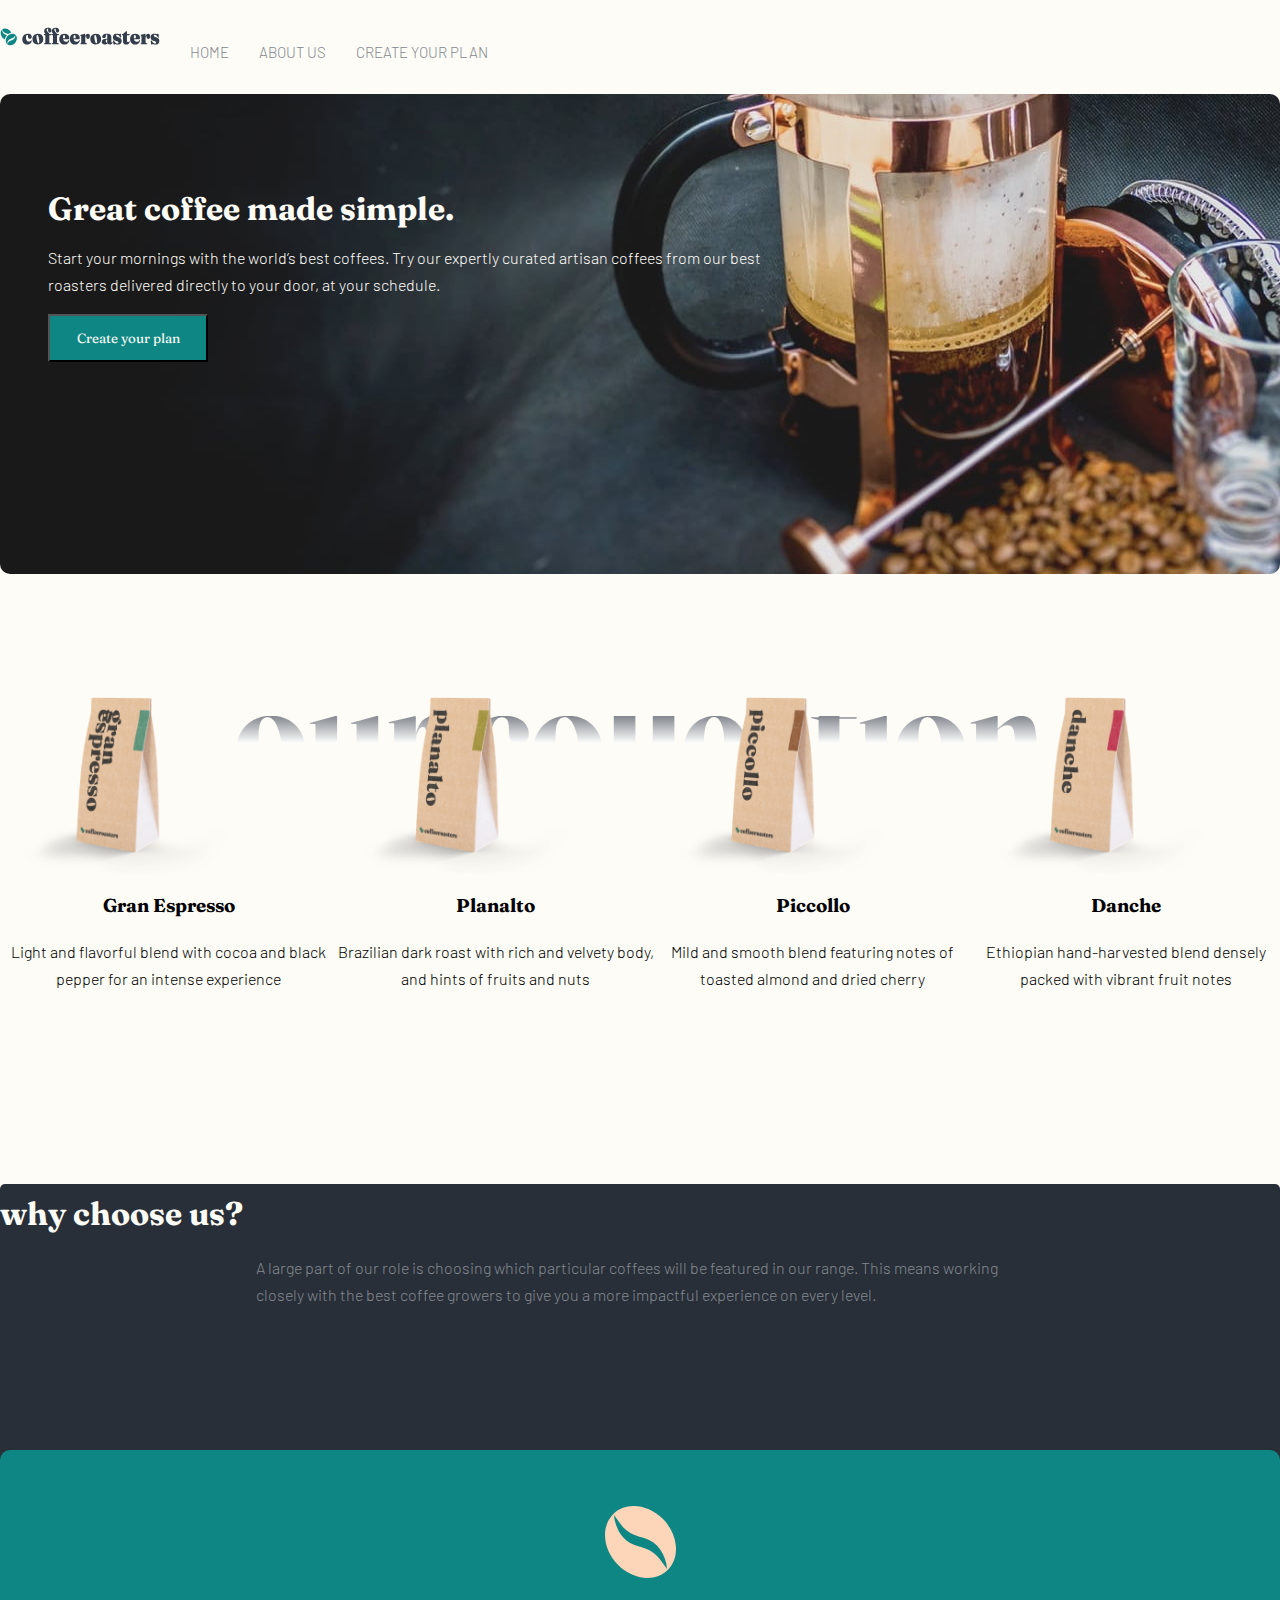
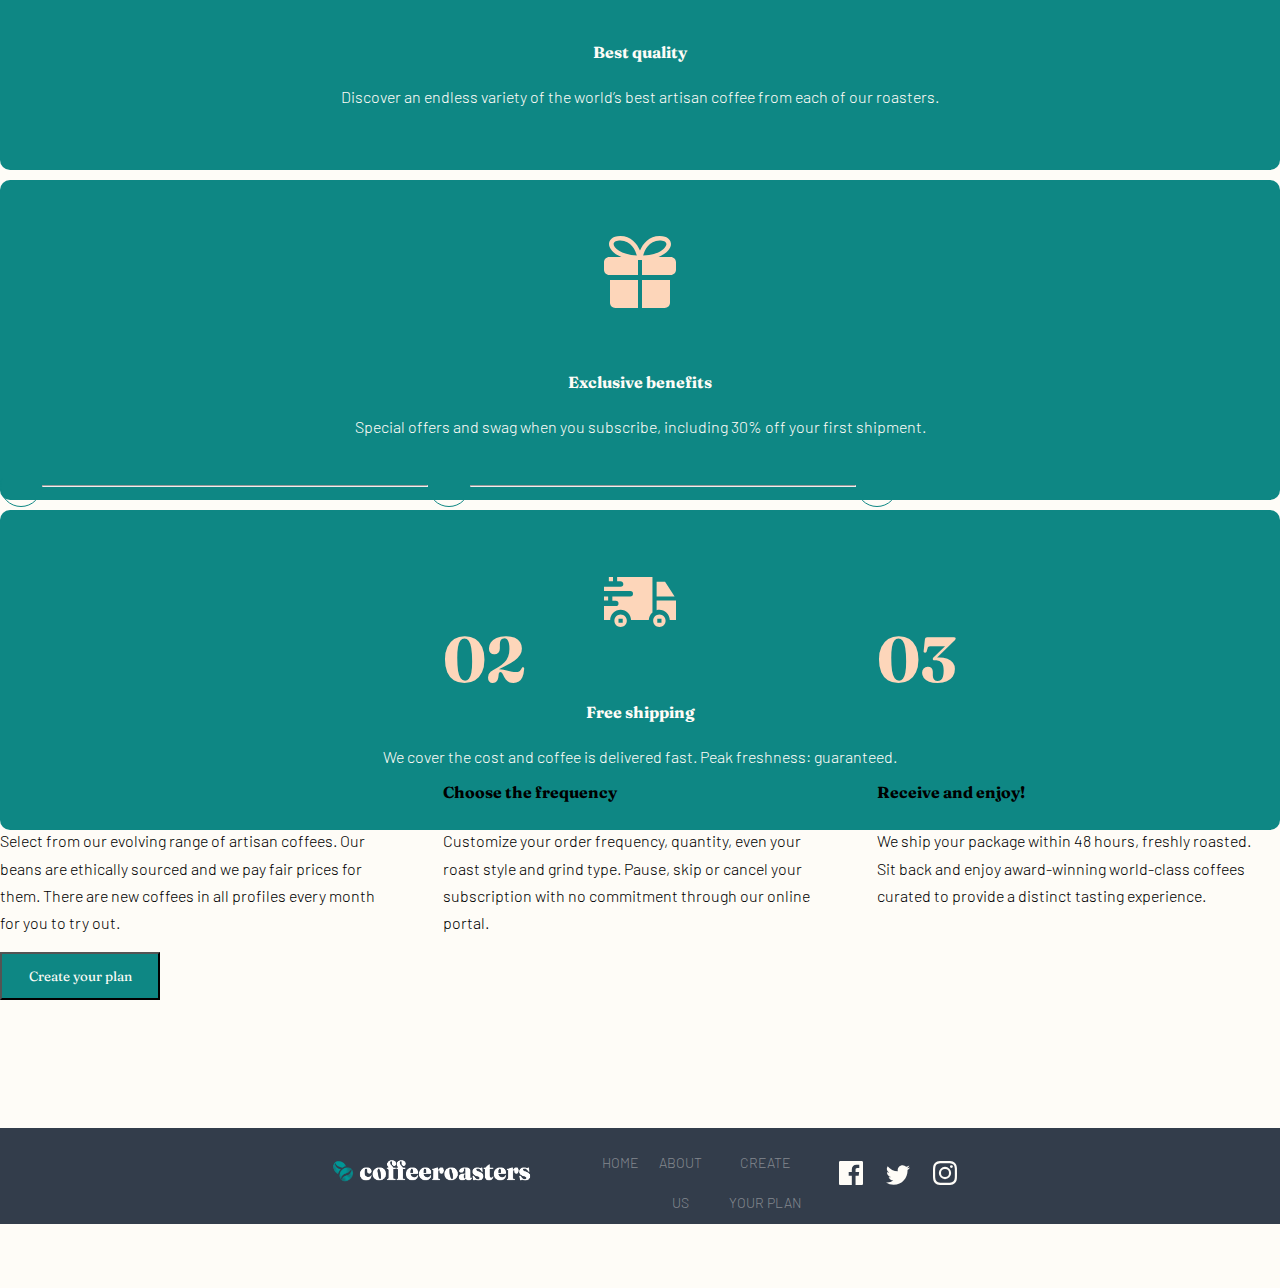
<file: index.html>
<!DOCTYPE html>
<html lang="en">
<head>
  <meta charset="UTF-8">
  <meta name="viewport" content="width=device-width, initial-scale=1.0">

  <link rel="icon" type="image/png" sizes="32x32" href="./assets/favicon-32x32.png">
  <link rel="stylesheet" href="https://cdn.jsdelivr.net/npm/bootstrap@4.6.0/dist/css/bootstrap.min.css" integrity="sha384-B0vP5xmATw1+K9KRQjQERJvTumQW0nPEzvF6L/Z6nronJ3oUOFUFpCjEUQouq2+l" crossorigin="anonymous">
  <link rel="stylesheet" href="css/main.css">
  
  <title>Frontend Mentor | Coffeeroasters subscription site</title>

  <link rel="preconnect" href="https://fonts.gstatic.com">
  <link href="https://fonts.googleapis.com/css2?family=Barlow:wght@100;200;400&family=Fraunces:wght@300;400;700&display=swap" rel="stylesheet"> 
</head>
<body>
  <!-- Header / Nav Container -->
  <div class="container">
    <div class="row header">

      <div class="col-6 col-md-5 logo-container">
        <a href="index.html"><img class="header-logo" src="assets/shared/desktop/logo.svg"></a>
      </div>

      <div class="col-6 col-md-7 menu-container">
        <ul class="menu">
          <li><a class="menuLink" href="#">Home</a></li>
          <li><a class="menuLink" href="about.html">About us</a></li>
          <li><a class="menuLink" href="plan.html">Create your plan</a></li>
        </ul>
        <button class="ham">
          <span class="menuIcon"><img src="/assets/shared/mobile/icon-hamburger.svg"></span>
          <span class="xIcon"><img src="/assets/shared/mobile/icon-close.svg"></span>
        </button>
      </div>

    </div>
  </div>

  <!-- Container 1 -->
  <div class="container">
    <div class="row hero-container">
      <div class="col-12 col-md-11 ">
        <div class="hero-content">
          <h1 class="mb-4">Great coffee made simple.</h1>
          <p class="mb-5">Start your mornings with the world’s best coffees. Try our expertly curated artisan 
            coffees from our best roasters delivered directly to your door, at your schedule.</p>
          <button class="btn">Create your plan</button>
        </div>
      </div>

    </div>
  </div>

  <!-- Container 2 -->
  <div class="container">
    <div class="row row-2">
      <h2 class="container-2-header">Our collection</h2>

      <div class="flex-container">
        <!-- Bean Type 1 -->
        <div class="col-12 col-lg-3 bean-content">
          <div class="flex-item-1">
            <img class="row-2-img" src="/assets/home/desktop/image-gran-espresso.png">
          </div>
        
          <div class="flex-item-2">
            <h3  class="mb-3">Gran Espresso</h3>
            <p>Light and flavorful blend with cocoa and black pepper for an intense experience</p>
          </div>
        </div>

        <!-- Bean Type 2 -->
        <div class="col-12 col-lg-3 bean-content">
          <div class="flex-item-1">
            <img class="row-2-img" src="/assets/home/desktop/image-planalto.png">
          </div>
        
          <div class="flex-item-2">
            <h3 class="mb-3">Planalto</h3>
            <p>Brazilian dark roast with rich and velvety body, and hints of fruits and nuts</p>
          </div>
        </div>
        
        <!-- Bean Type 3 -->
        <div class="col-12 col-lg-3 bean-content">
          <div class="flex-item-1">
            <img class="row-2-img" src="/assets/home/desktop/image-piccollo.png">
          </div>
          
          <div class="flex-item-2">
            <h3 class="mb-3">Piccollo</h3>
            <p>Mild and smooth blend featuring notes of toasted almond and dried cherry</p>
          </div>
        </div>
        
        <!-- Bean Type 4 -->
        <div class="col-12 col-lg-3 bean-content">
          <div class="flex-item-1">
            <img class="row-2-img" src="/assets/home/desktop/image-danche.png">
          </div>

          <div class="flex-item-2">
            <h3 class="mb-3">Danche</h3>
            <p>Ethiopian hand-harvested blend densely packed with vibrant fruit notes</p>
          </div>
        </div>
      </div>

    </div>
  </div>

  <!-- Container 3 / Card Container-->
  <div class="container">
    <div class="row text-center row-3">
      <div class="col-12 row-3-content-container pt-5">
        <h2 class="row-3-header pb-3">Why choose us?</h2>
        <p class="pt-md-3 row-3-para">A large part of our role is choosing which particular coffees will be featured 
          in our range. This means working closely with the best coffee growers to give 
          you a more impactful experience on every level.</p>
      </div>
    </div>
  </div>

  <!-- Container 4 -->
  <div class="container">
    <div class="row row-4">
      <div class="col-12 col-lg-4">
        <div class="card card-1">

          <div class="card-img-container card-content">
            <img src="assets/home/desktop/icon-coffee-bean.svg">
          </div>

          <div class="card-content">
            <h4 class="pt-2">Best quality</h4>
            <p class="pt-2">Discover an endless variety of the world’s best artisan coffee from each of our roasters.</p>
          </div>
        </div>

      </div>

      <div class="col-12 col-lg-4">
        <div class="card card-2">

          <div class="card-img-container card-content">
            <img src="assets/home/desktop/icon-gift.svg">
          </div>

          <div class="card-content">
            <h4 class="pt-3">Exclusive benefits</h4>
            <p class="pt-2">Special offers and swag when you subscribe, including 30% off your first shipment.</p>
          </div>

        </div>
      </div>

      <div class="col-12 col-lg-4">
        <div class="card card-3">

          <div class="card-img-container card-content">
            <img src="assets/home/desktop/icon-truck.svg">
          </div>

          <div class="card-content flex-column">
            <h4 class="pt-3">Free shipping</h4>
            <p class="pt-2">We cover the cost and coffee is delivered fast. Peak freshness: guaranteed.</p>
          </div>

        </div>
      </div>
    </div>
  </div>

  <!-- Container 5 -->
  <div class="container container-5">
    <div class="row text-center text-md-left row-5">

      <div class="col-12 row-5-header">
        <h3 class="pb-5">How it works</h3>
      </div>
      <div class="col-md-12">
        <div class="icon-container">
          <div class="circle"></div>
          <hr>
          <div class="circle"></div>
          <hr>
          <div class="circle"></div>
        </div>
      </div>
      <div class="col-12">
        <div class="row-5-flex-container">
          <div class="row-5-flex-item">
            <p class="number">01</p>
            <h4 class="pb-3 w-20">Pick your coffee</h4>
            <p class="w-80">Select from our evolving range of artisan coffees. Our beans are ethically 
              sourced and we pay fair prices for them. There are new coffees in all profiles 
              every month for you to try out.</p>

          </div>
          <div class="row-5-flex-item item-2">
            <p class="number">02</p>
            <h4 class="pb-3">Choose the frequency</h4>
            <p class="w-80">Customize your order frequency, quantity, even your roast style and grind type. 
              Pause, skip or cancel your subscription with no commitment through our online portal.</p>
            
          </div>
          <div class="row-5-flex-item item-3">
            <p class="number">03</p>
            <h4 class="pb-3">Receive and enjoy!</h4>
            <p class="w-80">We ship your package within 48 hours, freshly roasted. Sit back and enjoy award-winning 
              world-class coffees curated to provide a distinct tasting experience.</p>
            
          </div>
          
        </div>
        <div class="col-12 footer-btn-container">
          <button class="btn mt-3"><a href="/plan.html" id="plan-btn">Create your plan</a></button>
        </div>
      </div>

    </div>
  </div>

  <!-- Footer -->
  <div class="container">
    <div class="row footer">
      <div class="col-12 col-lg-3 footer-logo-container">
        <a href="index.html"><img class="footer-logo" src="/assets/shared/desktop/logo-white.png"></a>
    </div>
    <div class="col-12 col-lg-6 text-decoration-none">
      <ul class="footer-nav">
        <li><a href="#">Home</a></li>
        <li><a href="/about.html">About us</a></li>
        <li><a href="/plan.html">Create your plan</a></li>
      </ul>
    </div>
    <div class="col-12 col-lg-3 text-center text-lg-right">
        <div class="icon-flex-container">
          <img class="icon" src="assets/shared/desktop/icon-facebook.svg">
          <img class="icon" src="assets/shared/desktop/icon-twitter.svg">
          <img class="icon" src="assets/shared/desktop/icon-instagram.svg">
        </div>
      </div>
  </div>

  <script src="https://code.jquery.com/jquery-3.5.1.slim.min.js" integrity="sha384-DfXdz2htPH0lsSSs5nCTpuj/zy4C+OGpamoFVy38MVBnE+IbbVYUew+OrCXaRkfj" crossorigin="anonymous"></script>
  <script src="https://cdn.jsdelivr.net/npm/bootstrap@4.6.0/dist/js/bootstrap.bundle.min.js" integrity="sha384-Piv4xVNRyMGpqkS2by6br4gNJ7DXjqk09RmUpJ8jgGtD7zP9yug3goQfGII0yAns" crossorigin="anonymous"></script>
  <script src="js/main.js"></script>
</body>
</html>
</file>
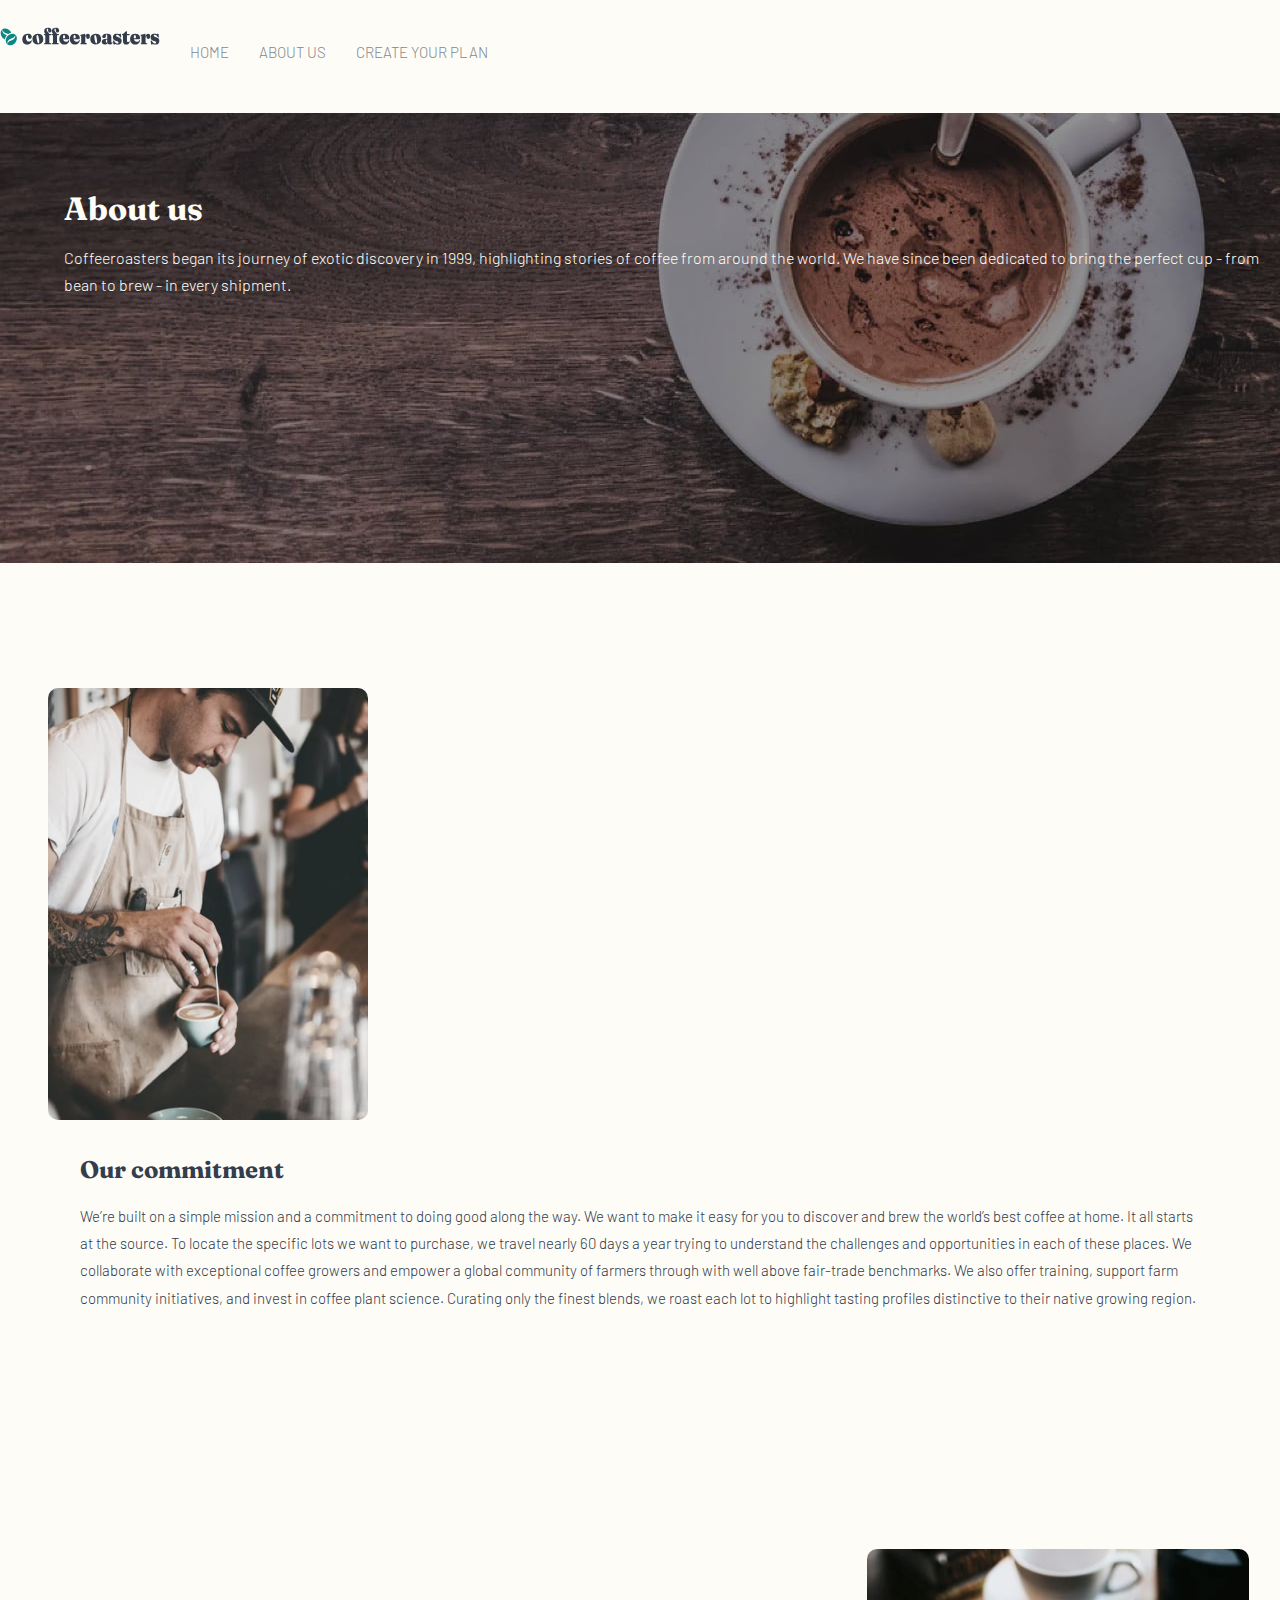
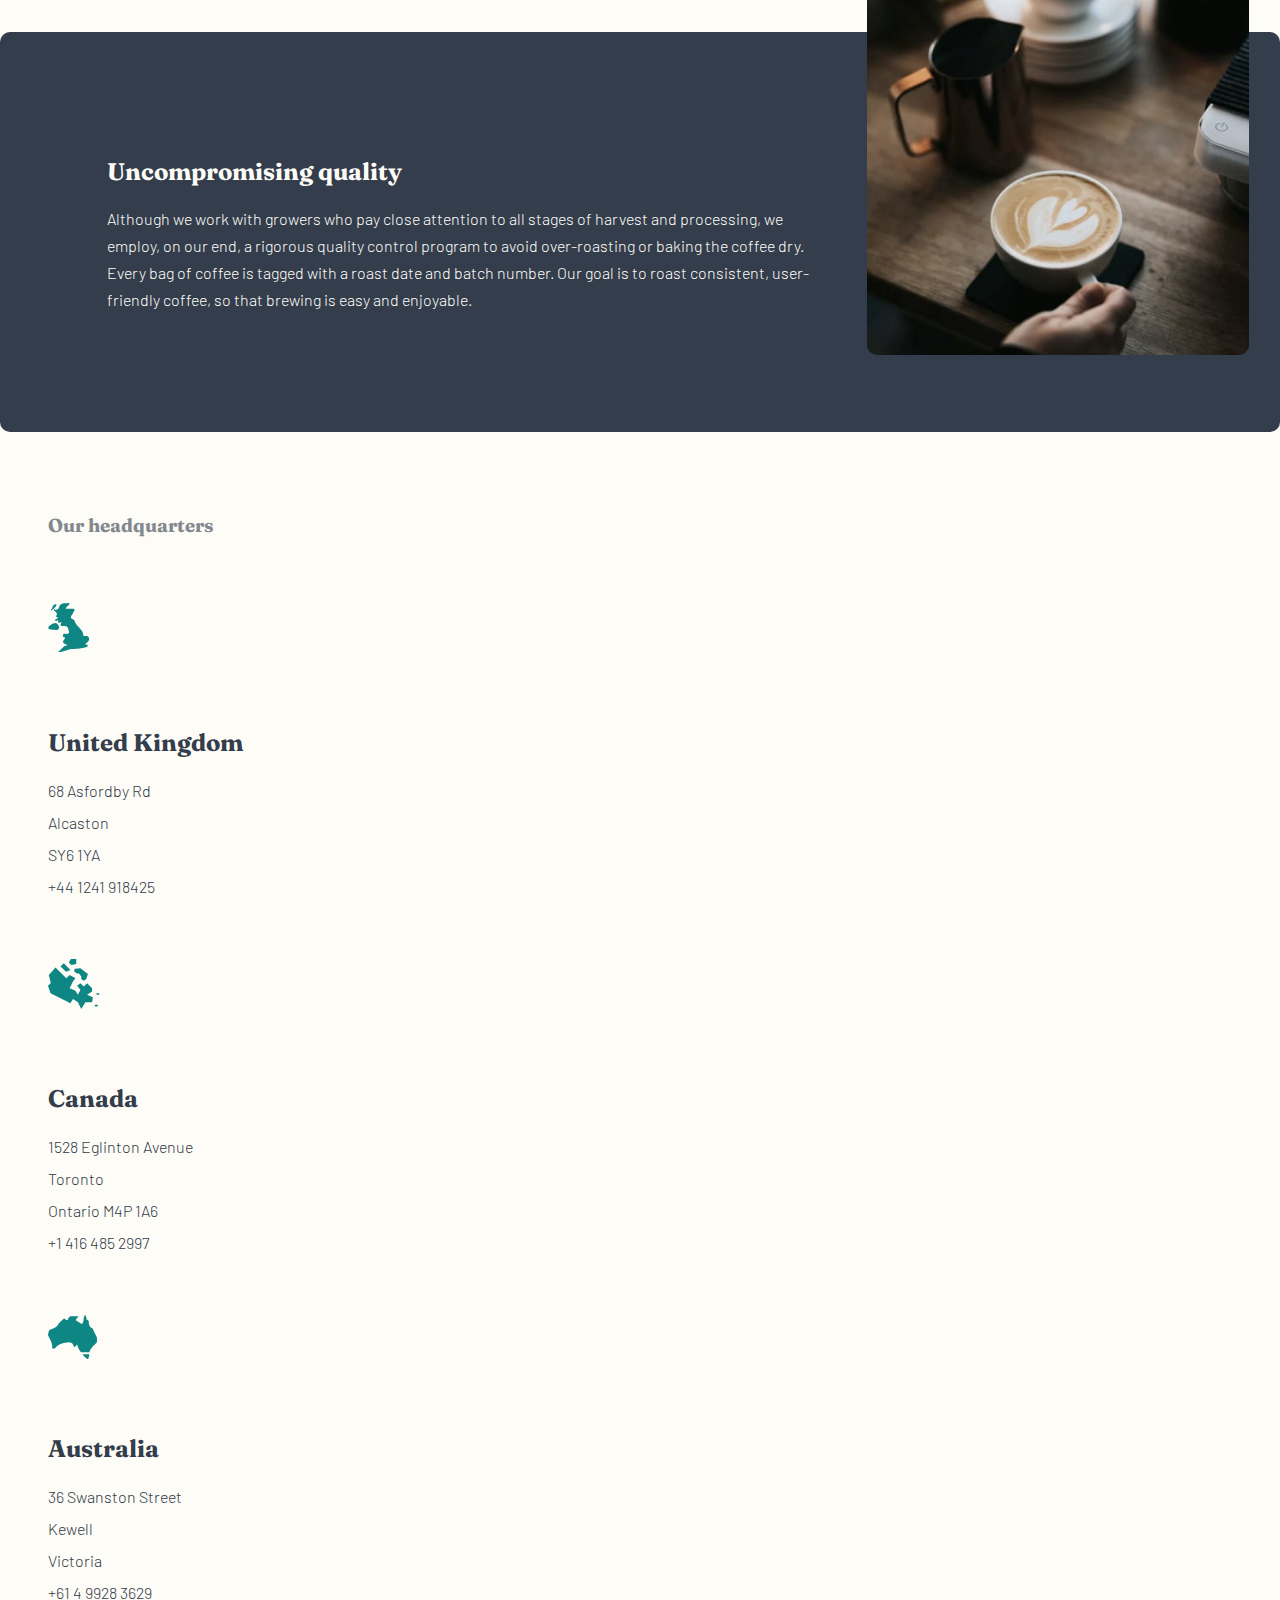
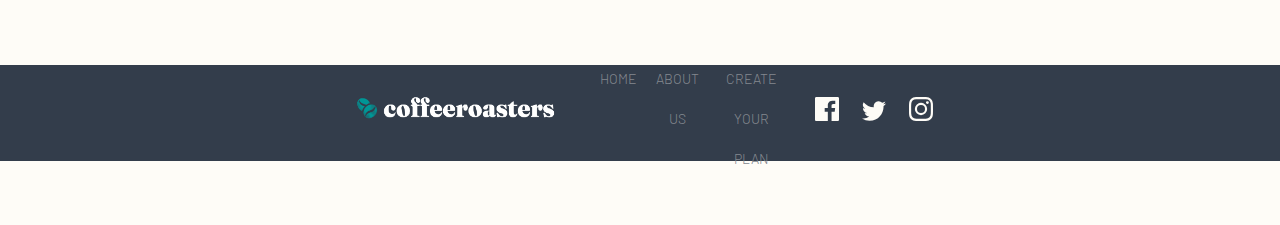
<file: about.html>
<!DOCTYPE html>
<html lang="en">

<head>
  <meta charset="UTF-8">
  <meta name="viewport" content="width=device-width, initial-scale=1.0">

  <link rel="icon" type="image/png" sizes="32x32" href="./assets/favicon-32x32.png">
  <link rel="stylesheet" href="https://cdn.jsdelivr.net/npm/bootstrap@4.6.0/dist/css/bootstrap.min.css" integrity="sha384-B0vP5xmATw1+K9KRQjQERJvTumQW0nPEzvF6L/Z6nronJ3oUOFUFpCjEUQouq2+l" crossorigin="anonymous">
  <link rel="stylesheet" href="css/about.css">

  <title>Frontend Mentor | Coffeeroasters subscription site</title>

  <link rel="preconnect" href="https://fonts.gstatic.com">
  <link href="https://fonts.googleapis.com/css2?family=Barlow:wght@100;200;400&family=Fraunces:wght@300;400;700&display=swap" rel="stylesheet">  
</head>

<body>
  <div class="container">
    <div class="row header">

      <div class="col-5 logo-container">
        <a href="index.html"><img class="header-logo" src="assets/shared/desktop/logo.svg"></a>
      </div>

      <div class="col-7 menu-container">
        <ul class="menu">
          <li><a class="menuLink" href="/index.html">Home</a></li>
          <li><a class="menuLink" href="#">About Us</a></li>
          <li><a class="menuLink" href="/plan.html">Create your plan</a></li>
        </ul>
        <button class="ham">
          <span class="menuIcon"><img src="/assets/shared/mobile/icon-hamburger.svg"></span>
          <span class="xIcon"><img src="/assets/shared/mobile/icon-close.svg"></span>
        </button>
      </div>

    </div>
  </div>

  <!-- Container 1 -->
  <div class="container">
    <div class="row row-1">
      <div class="col-12 col-md-8 col-lg-5 text-center text-md-left container-1-content">
        <h1 class="mb-lg-3">About us</h1>
        <p>Coffeeroasters began its journey of exotic discovery in 1999, highlighting stories of 
        coffee from around the world. We have since been dedicated to bring the perfect cup - from 
        bean to brew - in every shipment.</p>
      </div>
    </div>
  </div>

  <!-- Container 2 -->
  <div class="container">
    <div class="row row-2">
      <div class="col-12 col-md-5">
        <img class="container-2-img-mob" src="assets/about/mobile/image-commitment.jpg">
        <img class="container-2-img-tab" src="assets/about/tablet/image-commitment.jpg">
        <img class="container-2-img-desk" src="assets/about/desktop/image-commitment.jpg">
      </div>
      <div class="col-12 col-md-7 text-center text-md-left mt-2">
        <div class="container-2-content">
          <h2 class="mb-3">Our commitment</h2>
          <p class="mb-6">We’re built on a simple mission and a commitment to doing good along the way. We want to 
            make it easy for you to discover and brew the world’s best coffee at home. It all starts 
            at the source. To locate the specific lots we want to purchase, we travel nearly 60 days 
            a year trying to understand the challenges and opportunities in each of these places.
            We collaborate with exceptional coffee growers and empower a global community of farmers 
            through with well above fair-trade benchmarks. We also offer training, support farm community 
            initiatives, and invest in coffee plant science. Curating only the finest blends, we roast 
            each lot to highlight tasting profiles distinctive to their native growing region.</p>
        </div>
      </div>
    </div>
  </div>

  <!-- Container 3 -->
  <div class="container">
    <div class="flex-container">
      <div class="flex-item-1">
        <img class="flex-img" src="assets/about/mobile/image-quality.jpg">
        <img class="flex-img-tab" src="assets/about/tablet/image-quality.jpg">
        <img class="flex-img-desk" src="/assets/about/desktop/image-quality.jpg">
      </div>
      <div class="flex-item-2 pl-lg-5">
        <h2 class="mb-4">Uncompromising quality</h2>
        <p>Although we work with growers who pay close attention to all stages of harvest and processing, 
          we employ, on our end, a rigorous quality control program to avoid over-roasting or baking the 
          coffee dry. Every bag of coffee is tagged with a roast date and batch number. Our goal is to roast 
          consistent, user-friendly coffee, so that brewing is easy and enjoyable.</p>
      </div>
    </div>
  </div>

  <!-- Container 4 -->
  <div class="container">
    <div class="row row-4 text-center text-md-left">
      <h3 class="container-4-header">Our headquarters</h3>
      <div class="d-flex flex-column flex-md-row ">
        
        <div class="container-4-item">
          <div class="container-4-img">
            <img src="assets/about/desktop/illustration-uk.svg">
          </div>
          <h4 class="country">United Kingdom</h4>
          <p>68 Asfordby Rd</p>
          <p>Alcaston</p>
          <p>SY6 1YA</p>
          <p>+44 1241 918425</p>
        </div>

        <div class="container-4-item">
          <div class="container-4-img">
            <img src="assets/about/desktop/illustration-canada.svg">
          </div>
          <h4 class="country">Canada</h4>
          <p>1528 Eglinton Avenue</p>
          <p>Toronto</p>
          <p>Ontario M4P 1A6</p>
          <p>+1 416 485 2997</p>
        </div>

        <div class="container-4-item">
          <div class="container-4-img">
            <img src="assets/about/desktop/illustration-australia.svg">
          </div>
          <h4 class="country">Australia</h4>
          <p>36 Swanston Street</p>
          <p>Kewell</p>
          <p>Victoria</p>
          <p>+61 4 9928 3629</p>
        </div>
      </div>
    </div>
  </div>
  
  <!-- Footer -->
  <div class="container">
    <div class="row footer">
      <div class="col-12 col-lg-3 footer-logo-container">
        <a href="index.html"><img class="footer-logo" src="/assets/shared/desktop/logo-white.png"></a>
    </div>
    <div class="col-12 col-lg-5 text-decoration-none">
      <ul class="footer-nav">
        <li><a href="/index.html">Home</a></li>
        <li><a href="#">About us</a></li>
        <li><a href="/plan.html">Create your plan</a></li>
      </ul>
    </div>
    <div class="col-12 col-lg-4 text-center text-lg-right">
        <div class="icon-flex-container">
          <img class="icon" src="assets/shared/desktop/icon-facebook.svg">
          <img class="icon" src="assets/shared/desktop/icon-twitter.svg">
          <img class="icon" src="assets/shared/desktop/icon-instagram.svg">
        </div>
      </div>
  </div>

  <script src="https://code.jquery.com/jquery-3.5.1.slim.min.js" integrity="sha384-DfXdz2htPH0lsSSs5nCTpuj/zy4C+OGpamoFVy38MVBnE+IbbVYUew+OrCXaRkfj" crossorigin="anonymous"></script>
  <script src="https://cdn.jsdelivr.net/npm/bootstrap@4.6.0/dist/js/bootstrap.bundle.min.js" integrity="sha384-Piv4xVNRyMGpqkS2by6br4gNJ7DXjqk09RmUpJ8jgGtD7zP9yug3goQfGII0yAns" crossorigin="anonymous"></script>
  <script src="js/main.js"></script>
</body>

</html>
</file>
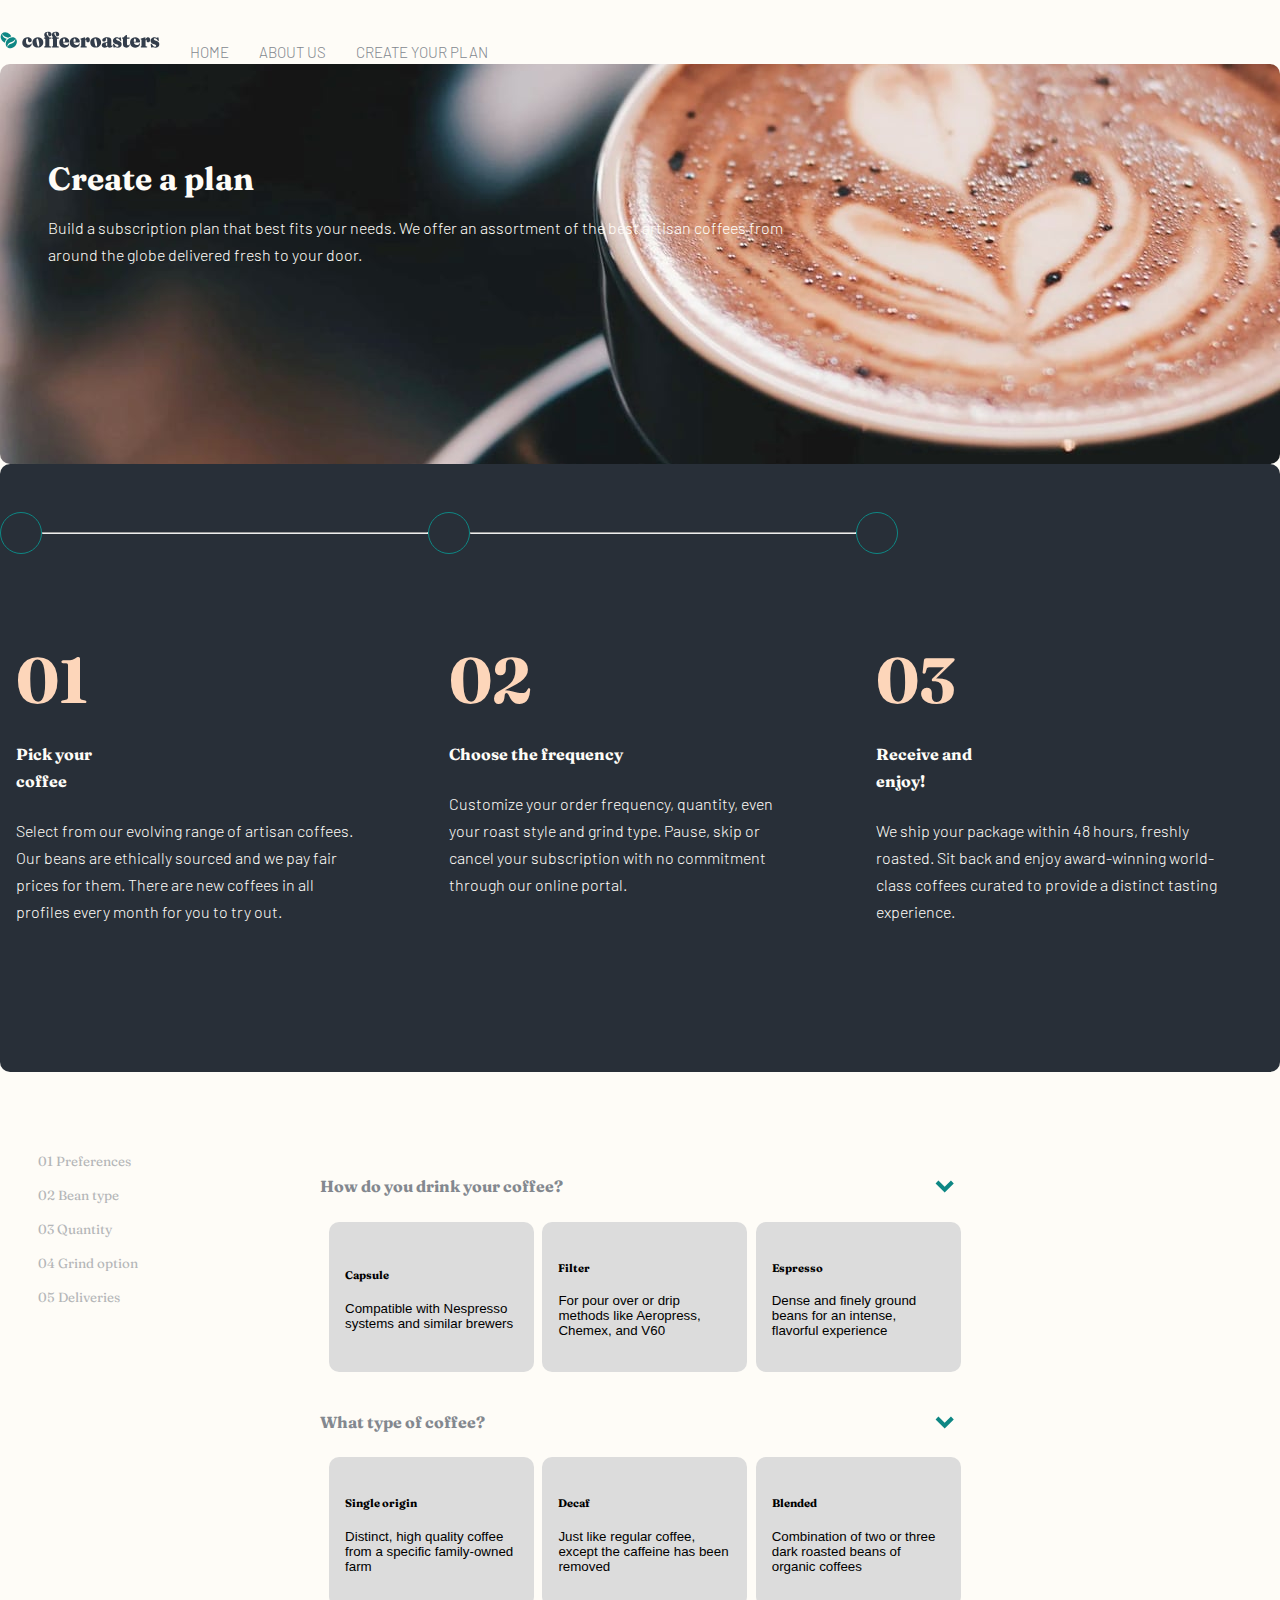
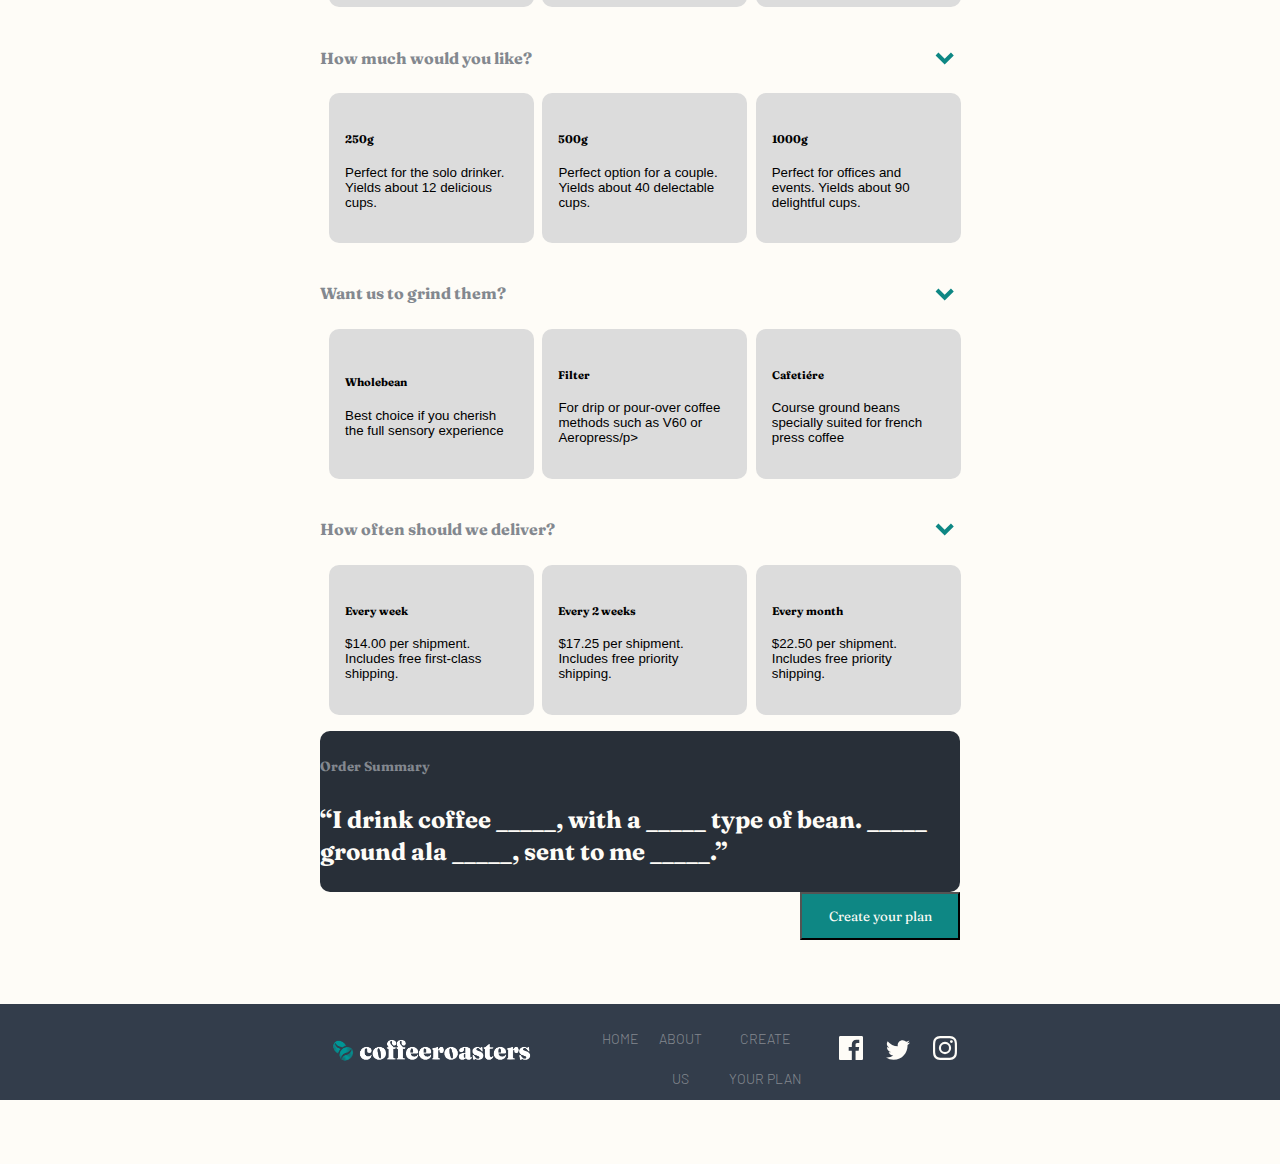
<file: plan.html>
<head>
  <meta charset="UTF-8">
  <meta name="viewport" content="width=device-width, initial-scale=1.0">

  <link rel="icon" type="image/png" sizes="32x32" href="./assets/favicon-32x32.png">
  <link rel="stylesheet" href="https://cdn.jsdelivr.net/npm/bootstrap@4.6.0/dist/css/bootstrap.min.css" integrity="sha384-B0vP5xmATw1+K9KRQjQERJvTumQW0nPEzvF6L/Z6nronJ3oUOFUFpCjEUQouq2+l" crossorigin="anonymous">
  <link rel="stylesheet" href="css/plan.css">

  <title>Frontend Mentor | Coffeeroasters subscription site</title>

  <link rel="preconnect" href="https://fonts.gstatic.com">
  <link href="https://fonts.googleapis.com/css2?family=Barlow:wght@100;200;400&family=Fraunces:wght@300;400;700&display=swap" rel="stylesheet">
</head>

<body>
  <!-- Header / Nav Container -->
  <div class="container">
    <div class="row header">

      <div class="col-6 col-md-5 logo-container">
        <a href="index.html"><img class="header-logo" src="assets/shared/desktop/logo.svg"></a>
      </div>

      <div class="col-6 col-md-7 menu-container">
        <ul class="menu">
          <li><a class="menuLink" href="/index.html">Home</a></li>
          <li><a class="menuLink" href="/about.html">About us</a></li>
          <li><a class="menuLink" href="#">Create your plan</a></li>
        </ul>
        <button class="ham">
          <span class="menuIcon"><img src="/assets/shared/mobile/icon-hamburger.svg"></span>
          <span class="xIcon"><img src="/assets/shared/mobile/icon-close.svg"></span>
        </button>
      </div>
    </div>
  </div>

  <!-- Hero Container-->
  <div class="container mb-5 mt-0">
    <div class="row hero-container">
      <div class="col-12 col-md-11 pt-md-4">
        <div class="hero-content">
          <h1 class="mb-4">Create a plan</h1>
          <p class="mb-5">Build a subscription plan that best fits your needs. We offer an
            assortment of the best artisan coffees from around the globe delivered fresh to your door.
          </p>
        </div>
      </div>
    </div>
  </div>

  <!-- Container 2 -->
  <div class="container-fluid container-lg container-2 text-center text-md-left">
    <div class="row p-lg-4">
      <div class="col-md-12">
        <div class="icon-container">
          <div class="circle"></div>
          <hr>
          <div class="circle"></div>
          <hr>
          <div class="circle"></div>
        </div>
      </div>
      <div class="row-2-flex-container">
        <div class="row-2-flex-item">
          <p class="number">01</p>
          <h4 class="pb-3 w-20">Pick your<br> coffee</h4>
          <p class="w-80 w-md-100">Select from our evolving range of artisan coffees. Our beans are ethically 
            sourced and we pay fair prices for them. There are new coffees in all profiles 
            every month for you to try out.</p>

        </div>
        <div class="row-2-flex-item item-2">
          <p class="number">02</p>
          <h4 class="pb-3">Choose the frequency</h4>
          <p class="w-80">Customize your order frequency, quantity, even your roast style and grind type. 
            Pause, skip or cancel your subscription with no commitment through our online portal.</p>
          
        </div>
        <div class="row-2-flex-item item-3">
          <p class="number">03</p>
          <h4 class="pb-3">Receive and<br> enjoy!</h4>
          <p class="w-80">We ship your package within 48 hours, freshly roasted. Sit back and enjoy award-winning 
            world-class coffees curated to provide a distinct tasting experience.</p>
        </div>
      </div>
    </div>
  </div>

  <!-- Container 3 -->
  <div class="container container-3">
    <div class="row row-3">
      <div class="col-lg-3 container-3-flex-container-1">
        <button class="container-3-btn option-header-btn" data-toggle="collapse" data-target="#item1">01 Preferences</button>
        <button class="container-3-btn option-header-btn" data-toggle="collapse" data-target="#item2">02 Bean type</button>
        <button class="container-3-btn option-header-btn" data-toggle="collapse" data-target="#item3">03 Quantity</button>
        <button class="container-3-btn option-header-btn" data-toggle="collapse" data-target="#item4">04 Grind option</button>
        <button class="container-3-btn option-header-btn" data-toggle="collapse" data-target="#item5">05 Deliveries</button>
      </div>

      <div class="col-12 col-lg-9 container-3-flex-container-2">
        <!-- Flex Item 1-->
        <div class="flex-item">
          <div class="header-btn-container">
            <h4 class="col-10 container-3-header">How do you drink your coffee?</h4>
            <button type="button" class="col-2 option-header-btn header-btn-1" id="header-btn" data-toggle="collapse" data-target="#item1"><img src="/assets/plan/desktop/icon-arrow.svg"></button>
          </div>
          <div id="item1"  class="collapse out">
            <div class="option-flex-container" id="btn-container-1">
              
              <button class="option-btn opt-1-btn mt-4 mt-md-0" id="opt-1-btn-1" value="using Capsules" onclick="option1Btn1()">
                <h5>Capsule</h5>
                <p class="w-95">Compatible with Nespresso systems and similar brewers</p>
              </button>

              
              <button class="option-btn opt-1-btn" id="opt-1-btn-2" value="as Filter" onclick="option1Btn2()">
                <h5>Filter</h5>
                <p class="w-85">For pour over or drip methods like Aeropress, Chemex, and V60</p>
              </button>

              
              <button class="option-btn opt-1-btn" id="opt-1-btn-3" value="as Espresso" onclick="option1Btn3()">
                <h5>Espresso</h5>
                <p class="w-95">Dense and finely ground beans for an intense, flavorful experience</p>
              </button>

            </div>
          </div>
        </div>

        <!-- Flex Item 2 -->
        <div class="flex-item mt-4">
          <div class="header-btn-container">
            <h4 class="col-10 container-3-header">What type of coffee?</h4>
            <button type="button" class="col-2 option-header-btn header-btn-2" id="header-btn-2" data-toggle="collapse" data-target="#item2"><img src="/assets/plan/desktop/icon-arrow.svg"></button>
          </div>
          <div id="item2" class="collapse out">
            <div class="option-flex-container" id="btn-container-2">
              <button class="option-btn opt-2-btn mt-4 mt-md-0" id="opt-2-btn-1" value="Single origin" onclick="option2Btn1()">
                <h5>Single origin</h5>
                <p class="w-95">Distinct, high quality coffee from a specific family-owned farm</p>
              </button>
              
              <button class="option-btn opt-2-btn" id="opt-2-btn-2" value="Decaf" onclick="option2Btn2()">
                <h5>Decaf</h5>
                <p class="w-85">Just like regular coffee, except the caffeine has been removed</p>
              </button>

              <button class="option-btn opt-2-btn" id="opt-2-btn-3" value="Blended" onclick="option2Btn3()">
                <h5>Blended</h5>
                <p class="w-95">Combination of two or three dark roasted beans of organic coffees</p>
              </button>
              

            </div>
          </div>
        </div>

        <!-- Flex Item 3 -->
        <div class="flex-item mt-4">
          <div class="header-btn-container">
            <h4 class="col-10 container-3-header">How much would you like?</h4>
            <button type="button" class="col-2 option-header-btn header-btn-3" id="header-btn-3" data-toggle="collapse" data-target="#item3"><img src="/assets/plan/desktop/icon-arrow.svg"></button>
          </div>
          <div id="item3" class="collapse out">
            <div class="option-flex-container" id="btn-container-3">
              
              <button class="option-btn mt-4 mt-md-0" id="opt-3-btn-1" value="250g" onclick="option3Btn1()">
                <h5>250g</h5>
                <p class="w-95">Perfect for the solo drinker. Yields about 12 delicious cups.</p>
              </button>

              <button class="option-btn" id="opt-3-btn-2" value="500g" onclick="option3Btn2()">
                <h5>500g</h5>
                <p class="w-85">Perfect option for a couple. Yields about 40 delectable cups.</p>
              </button>

              <button class="option-btn" id="opt-3-btn-3" value="1000g" onclick="option3Btn3()">
                <h5>1000g</h5>
                <p class="w-95">Perfect for offices and events. Yields about 90 delightful cups.</p>
              </button>

            </div>
          </div>
        </div>

        <!-- Flex Item 4 -->
        <div class="flex-item mt-4">
          <div class="header-btn-container">
            <h4 class="col-10 container-3-header">Want us to grind them?</h4>
            <button type="button" class="col-2 option-header-btn header-btn-4" id="header-btn-4" data-toggle="collapse" data-target="#item4"><img src="/assets/plan/desktop/icon-arrow.svg"></button>
          </div>
          <div id="item4" class="collapse out">
            <div class="option-flex-container" id="btn-container-4">
              
              <button class="option-btn mt-4 mt-md-0" id="opt-4-btn-1" value="Wholebean" onclick="option4Btn1()">
                <h5>Wholebean</h5>
                <p class="w-95">Best choice if you cherish the full sensory experience</p>
              </button>

              <button class="option-btn" id="opt-4-btn-2" value="as Filter" onclick="option4Btn2()">
                <h5>Filter</h5>
                <p class="w-85">For drip or pour-over coffee methods such as V60 or Aeropress/p>
              </button>

              <button class="option-btn" id="opt-4-btn-3" value="Cafetiére" onclick="option4Btn3()">
                <h5>Cafetiére</h5>
                <p class="w-95">Course ground beans specially suited for french press coffee</p>
              </button>

            </div>
          </div>
        </div>

        <!-- Flex Item 5 -->
        <div class="flex-item mb-5 mt-4">
          <div class="header-btn-container">
            <h4 class="col-10 container-3-header">How often should we deliver?</h4>
            <button type="button" class="col-2 option-header-btn header-btn-5" id="header-btn-5" data-toggle="collapse" data-target="#item5"><img src="/assets/plan/desktop/icon-arrow.svg"></button>
          </div>
          <div id="item5" class="collapse out">
            <div class="option-flex-container" id="btn-container-5">
              
              <button class="option-btn mt-4 mt-md-0" id="opt-5-btn-1" value="Every week" onclick="option5Btn1()">
                <h5>Every week</h5>
                <p class="w-95">$14.00 per shipment. Includes free first-class shipping.</p>
              </button>

              <button class="option-btn" id="opt-5-btn-2" value="Every 2 weeks" onclick="option5Btn2()">
                <h5>Every 2 weeks</h5>
                <p class="w-85">$17.25 per shipment. Includes free priority shipping.</p>
              </button>

              <button class="option-btn" id="opt-5-btn-3" value="Every month" onclick="option5Btn3()">
                <h5>Every month</h5>
                <p class="w-95">$22.50 per shipment. Includes free priority shipping.</p>
              </button>
              
            </div>
          </div>
        </div>

        <div class="order-summary-container mt-5 mb-5 p-3">
          <h5>Order Summary</h5>
          <p>“I drink coffee <span id="opt-item-1">_____</span>, with a <span id="opt-item-2" >_____</span> type of bean. <span id="opt-item-3">_____</span> ground ala <span id="opt-item-4">_____</span>, 
            sent to me <span id="opt-item-5">_____</span>.”</p>
        </div>

        <div class="container-3-btn-container">
          <button class="btn">Create your plan</button>
        </div>

      </div>
    </div>
  </div>

  <!-- Footer -->
  <div class="container">
    <div class="row footer">
      <div class="col-12 col-lg-3 footer-logo-container">
        <a href="index.html"><img class="footer-logo" src="/assets/shared/desktop/logo-white.png"></a>
    </div>
    <div class="col-12 col-lg-6 text-decoration-none">
      <ul class="footer-nav">
        <li><a href="/index.html">Home</a></li>
        <li><a href="/about.html">About us</a></li>
        <li><a href="#">Create your plan</a></li>
      </ul>
    </div>
    <div class="col-12 col-lg-3 text-center text-lg-right">
        <div class="icon-flex-container">
          <img class="icon" src="assets/shared/desktop/icon-facebook.svg">
          <img class="icon" src="assets/shared/desktop/icon-twitter.svg">
          <img class="icon" src="assets/shared/desktop/icon-instagram.svg">
        </div>
      </div>
  </div>


  <script src="https://code.jquery.com/jquery-3.5.1.slim.min.js" integrity="sha384-DfXdz2htPH0lsSSs5nCTpuj/zy4C+OGpamoFVy38MVBnE+IbbVYUew+OrCXaRkfj" crossorigin="anonymous"></script>
  <script src="https://cdn.jsdelivr.net/npm/bootstrap@4.6.0/dist/js/bootstrap.bundle.min.js" integrity="sha384-Piv4xVNRyMGpqkS2by6br4gNJ7DXjqk09RmUpJ8jgGtD7zP9yug3goQfGII0yAns" crossorigin="anonymous"></script>
  <script src="js/main.js"></script>
</body>

</html>

<!--
  Order Summary
  “I drink coffee _____, with a _____ type of bean. _____ ground ala _____, 
  sent to me _____.”

  Create my plan!

  <! Modal 
  Order Summary

  “I drink coffee _____, with a _____ type of bean. _____ ground ala _____,
  sent to me _____.”

  Is this correct? You can proceed to checkout or go back to plan selection if something 
  is off. Subscription discount codes can also be redeemed at the checkout.

  $_____/month

  Checkout
  <! End modal 

  Home
  About us
  Create your plan

-->
</file>
<file: css/main.css>
body {
    font-size: 16px;
    font-family: 'Barlow', sans-serif;
    width: 100%;
    max-width: 1500px;
    overflow-x: hidden;  
    line-height: 1.7rem; 
    background-color: #FEFCF7;
    font-weight: 300; 
    margin: 0 auto;
}
h1, h2, h3, h4, h5 {
    font-family: 'Fraunces', serif;
    font-weight: 700;
}
a {
    margin: 0;
    padding: 0;
    text-decoration: none;
    color: #83888F;
}
.btn {
    font-family: 'Fraunces', serif;
    height: 3rem;
    width: 10rem;
    background-color: #0E8784;
    color: #FEFCF7;
}
#plan-btn {
    color:#FEFCF7;
}

.header {
    position: relative;
    display: flex;
    height: 4rem;
    align-items: center;
}
.header-logo {
    width: 10rem;
}

/* Menu Styles */
.menu-container {
    display: flex;
    justify-content: flex-end;
    font-size: 20px;
    text-align: center;
}
.ham {
    background-color: transparent;
    border: none;
    cursor: pointer;
}
.xIcon {
    display: none;
    position: relative;
    cursor: pointer;
    z-index: 10;
}
.menu {
    position: fixed;
    top: 0;
    left: 0;
    right: 0;
    bottom: 0;
    background: #FEFCF7;
    color: black;
    transform: translateY(-200%);
    transition: transform 0.2s;
    list-style: none;
    font-weight: 400;
    font-family: 'Fraunces', serif;
    padding-right: 1.5rem;
    padding-top: 1.5rem;
}
.showMenu {
    transform: translateY(0);
}

/* Hero Styles */
.hero-container {
    height: 30rem;
    text-align: center;
    background-image: url('/assets/home/mobile/image-hero-coffeepress.jpg');
    color: #FEFCF7;
    background-size: 100%;
    background-repeat: no-repeat;
    background-position: 50% 50%;
    margin: 30px auto;
    border-radius: 10px;
}
.hero-content {
    padding: 5rem 0;
}

.row-2 {
   display: flex;
   flex-direction: column; 
   text-align: center;
   margin: 7rem 0;
}
.container-2-header {
    background: -webkit-linear-gradient(#83888F, #fdfdfd);
    background-clip: text;
    -webkit-background-clip: text;
    -webkit-text-fill-color: transparent;
}
.bean-content {
    display: flex;
    flex-direction: column;
    align-items: center;
    margin: 4rem 0;
}
.bean-content:first-child {
    margin-top: 1rem;
}
.row-2-img {
    width: 9rem;
    height: 9rem;
    margin-bottom: 1rem;
}
.flex-item-2 {
    width: 90%;
}

.row-3 {
    height: 100%;
    width: 100%;
    margin: 0 auto;

}
.row-3-content-container {
    height: 18rem;
    background-color: #333D4B;
    border-radius: 5px 5px 0 0;
}
.row-3-header {
    position: unset;
    font-size: 2rem;
    color: #FEFCF7;
}
.row-3-para {
    color: #83888F;
}
.row-4 {
    height: 43rem;
    background-color: #282F38;
    border-radius: 0 0 5px 5px;
    margin: 0 auto;
    padding: 3rem 0;
}

.card {
    display: flex;
    height: 25rem;
    flex-direction: column;
    background-color: #0E8784;
    color: #FEFCF7;
    align-items: center;
    text-align: center;
    margin-bottom: 20px;
    border-radius: 10px;
}
.card-content {
    height: 50%;
    width: 85%;
}
.card-img-container {
    display: flex;
    justify-content: center;
    align-items: center;
    padding-top: 1rem;
}

.container-5 {
    height: 100%;
    margin-bottom: 8rem;
}
.row-5-header {
    padding-top: 45rem;
    color: #83888F;
} 
.row-5-flex-container {
    display: flex;
    flex-direction: column;
}
hr {
    display: none;
}
.icon-container {
    display: none;
}
.number {
    font-size: 4rem;
    font-family: 'Fraunces', serif;
    font-weight: 700;
    line-height: 1.7rem;
    color: #FDD6BA;
    margin-top: 5rem;
    margin-bottom: 3rem;
}
.footer {
    background-color: #333D4B;
    height: 20rem;
    width: 96%;
    margin: 4rem auto;
}
.footer-logo {
    position: relative;
    top: 2rem;
    width: 19rem;
    text-align: center;
}
.footer-nav {
    list-style: none;
    color: #83888F;
    text-align: center;
    padding-left: 0;
    text-transform: uppercase;
    font-size: 14px;
    line-height: 2.5rem;
}
.icon-flex-container {
    position: relative;
    bottom: 1rem;
}
.icon {
    padding: 0 10px;
}

/* Tablet Styles */
@media screen and (min-width: 768px) {
    h2 {
        position: relative;
        top: 40px;
        font-size: 100px;
        text-transform: lowercase;
    }
    .header-logo {
        padding-top: 1rem;
    }
    .ham {
        display: none;
    }
    .menu-container {
        padding-top: 1rem;
        justify-content: flex-end;
    }
    .menu {
        display: flex;
        position: relative;
        flex-direction: row;
        transform: translateY(0);
        background-color: transparent;
        justify-content: flex-end;
        width: 100%; 
        font-family: 'Barlow', sans-serif;
        font-weight: 300;  
        padding-left: 0;
    }
    .menuLink {
        color: #83888F;
        margin-left: 30px;
        padding-left: 0;
        text-transform: uppercase;
        font-size: 15px;
        width: 20%;
    }

    .hero-container {
        background-image: url('/assets/home/tablet/image-hero-coffeepress.jpg');
        text-align: left;
    }
    .hero-content {
        width: 75%;
        padding: 5rem 3rem;
    }
    .container-2-header {
        font-size: 90px;
        top: 60px;
    }
    .bean-content {
        flex-direction: row;
    }
    .flex-item-1 {
        width: 40%;
    }
    .row-2-img {
        float: right;
        width: 13rem;
        height: 11rem;
        padding-left: 3rem;
    }
    .flex-item-2 {
        width: 60%;
        text-align: left;
    }
    .row-3-content-container {
        background-color: #282F38;
    }
    .row-3-para {
        width: 80%;
        margin: 0 auto;
    }
    .row-4 {
        height: 27.5rem;
    }
    .card {
        flex-direction: row;
        height: 15rem;
        width: 90%;
        margin: 10px auto;
    }
    .card-img-container {
        width: 45%;
    }
    .card-content {
        text-align: left;
    }
    .row-5-header {
        padding-top: 33rem;
    }
    .row-5-flex-container {
        display: flex;
        flex-direction: row;
        justify-content: space-between;
    }
    .row-5-flex-container h4 {
        width: 70%;
    }
    .row-5-flex-item {
        width: 32%;
    }
    .item-2 {
        position: relative;
        left: 1rem;
    }
    .item-3 {
        position: relative;
        left: 1.5rem;
    }
    

    .icon-container {
        display: flex;
        position: relative;
        flex-direction: row;
    }
    .circle {
        height: 40px;
        width: 40px;
        border-radius: 50%;
        border: 1px solid #0E8784;
    
    }
    hr {
        display: block;
        padding-left: 0;
        padding-right: 0;
        margin: 20px 0;
        height: 5%;
        width: 30%;
        color: #FDD6BA;
        background-color: #FDD6BA;
    }
    .number {
        line-height: 9rem;
    }
    .footer-logo-container {
        padding-left: 11rem;
    }
    .footer-btn-container {
        padding-left: 0;
    }
    
}

@media screen and (min-width: 992px) {
    .hero-container {
        background-image: url('/assets/home/desktop/image-hero-coffeepress.jpg');
        border-radius: 10px;
    }
    .hero-content {
        width: 60%;
    }
    .flex-container {
        display: flex;
    }
    .container-2-header {
        font-size: 7rem;
        width: 90%;
        margin: 0 auto;
        top: 30px;
    }
    .row-2 {
        margin-bottom: 2rem;
    }
    .bean-content {
        position: relative;
        flex-direction: column;
        bottom: 5rem;
    }
    .bean-content:first-child {
        margin-top: 4rem;
    }
    .flex-item-1 {
        width: 115%;
    }
    .row-2-img {
        float: left;
        margin: 0 auto;
    }
    .flex-item-2 {
        width: 100%;
        text-align: center;
    }
    .row-3-header {
        padding-top: 1rem;
    }
    .row-3-para {
        width: 60%;
    }
    .row-4 {
        height: 9rem;
    }
    .card {
        position: relative;
        flex-direction: column;
        height: 20rem;
        width: 100%;
        bottom: 5rem;
        line-height: 1.5rem;
    }
    .card-content {
        text-align: center;
    }
    .row-5-header {
        padding-top: 18rem;
    }
    .row-5-flex-item {
        width: 35%;
        padding-right: 3rem;
    }
    .row-5-flex-container h4 {
        width: 60%;
    }
    .footer {
        display: flex;
        height: 6rem;
        width: 100%;
        justify-content: center;
        align-items: center;
    }
    .footer-logo-container {
        margin: 0;
        padding: 0;
    }
    .footer-logo {
        width: 15rem;
        top: 0;
        
    }
    .footer-nav {
        display: flex;
        flex-direction: row;
        padding-top: 5%;
        margin-left: 0%;
        padding-left: 3rem;
    }
    .footer-nav li {
        margin-right: 9%;
        
    }
    .icon-flex-container {
        bottom: 0;
    }
}

@media screen and (min-width: 1200px) {
    .container-2-header {
        font-size: 9rem;
        text-align: center;
    }
}
</file>
<file: css/about.css>
body {
    font-size: 16px;
    font-family: 'Barlow', sans-serif;
    font-weight: 300;
    line-height: 1.7rem;
    width: 100%;
    max-width: 1500px;
    overflow-x: hidden;
    background-color: #FEFCF7;
    color: #333D4B;  
    margin: 0 auto;  
}
h1, h2, h3, h4, h5 {
    font-family: 'Fraunces', serif;
    font-weight: 700;
}
a {
    margin: 0;
    padding: 0;
    text-decoration: none;
    color: #83888F;
}

.header {
    position: relative;
    display: flex;
    height: 4rem;
    align-items: center;
}
.header-logo {
    width: 10rem;
}

/* Menu Styles */
.menu-container {
    display: flex;
    position: relative;
    justify-content: flex-end;
    font-size: 20px;
    text-align: center;
}
.ham {
    background-color: transparent;
    border: none;
    cursor: pointer;
}
.xIcon {
    display: none;
    position: relative;
    z-index: 10;
}
.menu {
    position: fixed;
    top: 0;
    left: 0;
    right: 0;
    bottom: 0;
    background: #FEFCF7;
    color: black;
    transform: translateY(-200%);
    transition: transform 0.2s;
    list-style: none;
    font-weight: 400;
    font-family: 'Fraunces', serif;
    padding-right: 1.5rem;
    padding-top: 1.5rem;
}

.showMenu {
    transform: translateY(0);
}

.row-1 {
    background-image: url("/assets/about/mobile/image-hero-whitecup.jpg");
    background-position: 10% 20%;
    background-repeat: no-repeat;
    background-size: 100%;
    width: 95%;
    height: 25rem;
    margin: 30px auto;
    color: #FEFCF7;
    border-radius: 10px;
    padding: 6rem 0;
}

.row-2 {
    margin: 60px 0;
}
.container-2-img-mob {
    display: block;
    width: 100%;
    height: 25rem;
    margin: 40px auto;
    border-radius: 10px;
}
.container-2-img-tab {
    display: none;
}
.container-2-img-desk {
    display: none;
}

.flex-container {
    display: flex;
    height: 35rem;
    flex-direction: column;
    text-align: center;
    align-items: center;
    background-color: #333D4B;
    color: #FEFCF7;
    margin: 5rem 0;
    border-radius: 10px;
}
.flex-item-1 {
    position: relative;
    bottom: 4rem;
}
.flex-img {
    height: 10rem;
    width: 90%;
    border-radius: 10px;
}
.flex-img-tab {
    display: none;
}
.flex-img-desk {
    display: none;
}
.flex-item-2 {
    width: 90%;
}

.row-4 {
    display: block;
}
.container-4-header {
    color: #83888F;
}
.container-4-item {
    line-height: 1rem;
    margin: 2rem 0;
}
.container-4-img {
    padding-top: 2rem;
    padding-bottom: 3rem;
}
.country {
    font-weight: 700;
    font-size: 2rem;
    margin-bottom: 2rem;
}

.footer {
    background-color: #333D4B;
    height: 20rem;
    width: 96%;
    margin: 4rem auto;
}
.footer-logo {
    position: relative;
    top: 2rem;
    width: 19rem;
    text-align: center;
}
.footer-nav {
    list-style: none;
    color: #83888F;
    text-align: center;
    padding-left: 0;
    text-transform: uppercase;
    font-size: 14px;
    line-height: 2.5rem;
}
.icon-flex-container {
    position: relative;
    bottom: 1rem;
}
.icon {
    padding: 0 10px;
}

@media screen and (min-width: 768px) {
    body {
        
    }
    .header {
        width: 100%;
        margin: 0 auto;
        
    }
    .header-logo {
        padding-top: 1rem;
    }
    .ham {
        display: none;
    }
    .menu-container {
        padding-top: 1rem;
        justify-content: flex-end;
    }
    .menu {
        display: flex;
        position: relative;
        flex-direction: row;
        transform: translateY(0);
        background-color: transparent;
        justify-content: flex-end;
        width: 100%; 
        font-family: 'Barlow', sans-serif;
        font-weight: 300;  
        padding-left: 0;
    }
    .menuLink {
        color: #83888F;
        margin-left: 30px;
        padding-left: 0;
        text-transform: uppercase;
        font-size: 15px;
        width: 20%;
    }
    .row-1 {
        width: 100%;
        height: 28rem;
        background-image: url('/assets/about/tablet/image-hero-whitecup.jpg');
        
    }
    .container-1-content {
        padding-top: 2rem;
        padding-left: 4rem;
    }

    .row-2 {
        margin-top: 100px;
        margin-bottom: 150px;
    }
    .container-2-img-mob {
        display: none;
    }
    .container-2-img-tab {
        display: block;
        height: 30rem;
        width: 100%;
        border-radius: 10px;
    }
    .container-2-content {
        height: 26rem;
        margin-bottom: 10rem;
        padding-top: 1rem;
        padding-left: 2rem;
    }
    .container-2-content p {
        font-size: 15px;
    }

    .flex-img {
        display: none;
    }
    
    .flex-item-1 {
        bottom: 8.5rem;
    }
    .flex-img-tab {
        display: block;
        border-radius: 10px;
    }
    .flex-item-2 {
        position: relative;
        bottom: 5rem;
        width: 85%;
    }

    .row-4 {
        width: 95%;
        margin: 0 auto;
    }
    .container-4-item {
        margin-right: 2.5rem;
    }
    .country {
        font-size: 1.5rem;
    }

    .footer-logo-container {
        margin: 0 25%;
    }
}

@media screen and (min-width: 992px) {
    body {
        max-width: 1500px;
    }

    .row-1 {
        background-image: url('/assets/about/desktop/image-hero-whitecup.jpg');
        padding: 3rem 0;
    }

    .row-2 {
        padding: 0 3rem;
        margin: 50px 0;
    }
    .container-2-img-tab {
        display: none;
    }
    .container-2-img-desk {
        display: block;
        height: 27rem;
        width: 20rem;
        border-radius: 10px;
    }
    .container-2-content {
        width: 95%;
        margin-bottom: 5rem;
    }

    .flex-container {
        height: 25rem;
        flex-direction: row-reverse;
    }
    .flex-item-1 {
        bottom: 5rem;
        left: 2rem;
    }
    .flex-img-tab {
        display: none;
    }
    .flex-img-desk {
        display: block;
        width: 80%;
        border-radius: 10px;
        margin-left: 2rem;
    }
    .flex-item-2 {
        position: relative;
        width: 50%;
        text-align: left;
        top: .1rem;
        left: .5rem;
    }

    .row-4 {
        justify-content: space-evenly;
        padding-left: 2rem;
    }
    .container-4-item {
        width: 25%;
    }

    .footer {
        display: flex;
        height: 6rem;
        width: 100%;
        justify-content: center;
        align-items: center;
    }
    .footer-logo-container {
        margin: 0;
        padding: 0;
    }
    .footer-logo {
        width: 15rem;
        top: 0;
    }
    .footer-nav {
        display: flex;
        flex-direction: row;
        padding-top: 5%;
        margin-left: 10%;
    }
    .footer-nav li {
        margin-right: 9%;
    }
    .icon-flex-container {
        bottom: 0;
    }
}

@media screen and (min-width: 1200px) {
    .flex-item-2 {
        width: 55%;
    }
}
</file>
<file: css/plan.css>
body {
    font-size: 16px;
    font-family: 'Barlow', sans-serif;
    width: 100%;
    max-width: 1500px;
    overflow-x: hidden;  
    line-height: 1.7rem; 
    background-color: #FEFCF7;
    font-weight: 300; 
    margin: 0 auto;
}
h1, h2, h3, h4, h5 {
    font-family: 'Fraunces', serif;
    font-weight: 700;
}
a {
    margin: 0;
    padding: 0;
    text-decoration: none;
    color: #83888F;
}
.btn {
    font-family: 'Fraunces', serif;
    height: 3rem;
    width: 10rem;
    background-color: #0E8784;
    color: #FEFCF7;
}


.header {
    position: relative;
    display: flex;
    height: 4rem;
    align-items: center;
}
.header-logo {
    width: 10rem;
}

/* Menu Styles */
.menu-container {
    display: flex;
    position: relative;
    justify-content: flex-end;
    font-size: 20px;
    text-align: center;
}
.ham {
    background-color: transparent;
    border: none;
    cursor: pointer;
}
.xIcon {
    display: none;
    position: relative;
    cursor: pointer;
    z-index: 10;
}
.menu {
    position: fixed;
    top: 0;
    left: 0;
    right: 0;
    bottom: 0;
    background: #FEFCF7;
    color: black;
    transform: translateY(-200%);
    transition: transform 0.2s;
    list-style: none;
    font-weight: 400;
    font-family: 'Fraunces', serif;
    padding-right: 1.5rem;
    padding-top: 1.5rem
}
.showMenu {
    transform: translateY(0);
    
}
.showBtn {
    transform: rotateX(180deg);
}

/* Hero Styles */
.hero-container {
    height: 30rem;
    text-align: center;
    background-image: url('/assets/plan/mobile/image-hero-blackcup.jpg');
    color: #FEFCF7;
    background-size: 100%;
    background-repeat: no-repeat;
    background-position: 50% 50%;
    margin: 0 auto;
    
}
.hero-content {
    padding: 5rem 0;
}

/* Container 2 Styles */
.container-2 {
    height: 70rem;
    background-color: #282F38;
    border-radius: 10px;
    color: #FEFCF7;
    padding-top: 3rem;
}
.row-2-flex-container {
    display: flex;
    flex-direction: column;
}
.row-2-flex-item {
    margin: 3rem 1rem;
}
.icon-container {
    display: none;
}
.number {
    font-size: 4rem;
    font-family: 'Fraunces', serif;
    font-weight: 700;
    color: #FDD6BA;
    margin-bottom: 3rem;
}

.row-3 {
    display: flex;
    flex-direction: row;
    margin-top: 5rem;
    margin-bottom: 4rem;
}
.container-3-flex-container-1 {
    display: none;
    height: 0;
    width: 0;
}
.container-3-btn {
    position: relative;
    font-family: 'Fraunces', serif;
    background-color: transparent;
    border: none;
    border-bottom: 1px solid #b4b6b8;
    text-align: left;
    width: 75%;
    left: 2rem;
    margin-bottom: 1rem;
    color:#b4b6b8;
}
.container-3-btn:hover {
    color:#282F38;
}

.container-3-flex-container-2 {
    display: flex;
    flex-direction: column;
}
.flex-item {
    width: 100%;
    margin: 0 auto;
    margin-top: 3rem;
}
.container-3-header {
    color:#83888F;
}
.header-btn-container {
    display: flex;
    flex-direction: row;
    justify-content: space-between;
    align-items: center;
    
}
.option-header-btn {
    justify-content: flex-end;
    background-color: transparent;
    border: none;
}
.option-flex-container {
    display: flex;
    flex-direction: column;
}

/* Option Button Styles */
.option-btn {
    height: 10rem;
    width: 100%;
    margin: 0 auto;
    margin-bottom: 1rem;
    padding: 1rem;
    background-color:gainsboro;
    border-radius: 10px;
    border: none;
    text-align: left;
    
}
.option-btn:hover {
    background-color: #FDD6BA;
}
.active-1 {
    background-color: #0E8784;
    color:#FEFCF7;
}
.active-2 {
    background-color: #0E8784;
    color:#FEFCF7;
}
.active-3 {
    background-color: #0E8784;
    color:#FEFCF7;
}
.active-4 {
    background-color: #0E8784;
    color:#FEFCF7;
}
.active-5 {
    background-color: #0E8784;
    color:#FEFCF7;
}


/* Order Summary Styles */
.order-summary-container {
    background-color: #282F38;
    border-radius: 10px;
}
.order-summary-container h5 {
    color: #83888F;
}
.order-summary-container p {
    font-family: 'Fraunces', serif;
    color: #FEFCF7;
    font-weight: 700;
    font-size: 1.5rem;
    line-height: 2rem;
}
.container-3-btn-container {
    display: flex;
    justify-content: center;
}

.footer {
    background-color: #333D4B;
    height: 20rem;
    width: 96%;
    margin: 4rem auto;
}
.footer-logo {
    position: relative;
    top: 2rem;
    width: 19rem;
    text-align: center;
}
.footer-nav {
    list-style: none;
    color: #83888F;
    text-align: center;
    padding-left: 0;
    text-transform: uppercase;
    font-size: 14px;
    line-height: 2.5rem;
}
.icon-flex-container {
    position: relative;
    bottom: 1rem;
}
.icon {
    padding: 0 10px;
}
.icon:hover {
    color: #FDD6BA;
}

/* Tablet Styles */
@media screen and (min-width: 768px) {
    .header-logo {
        padding-top: 1rem;
    }
    .ham {
        display: none;
    }
    .menu-container {
        padding-top: 1rem;
        justify-content: flex-end;
    }
    .menu {
        display: flex;
        position: relative;
        flex-direction: row;
        transform: translateY(0);
        background-color: transparent;
        justify-content: flex-end;
        width: 100%; 
        font-family: 'Barlow', sans-serif;
        font-weight: 300;  
        padding-left: 0;
    }
    .menuLink {
        color: #83888F;
        margin-left: 30px;
        padding-left: 0;
        text-transform: uppercase;
        font-size: 15px;
        width: 20%;
    }

    .hero-container {
        background-image: url('/assets/plan/tablet/image-hero-blackcup.jpg');
        text-align: left;
    }
    .hero-content {
        width: 75%;
        padding: 5rem 3rem;
    }

    .container-2 {
        height: 35rem;
    }
    .row-2-flex-container {
        display: flex;
        flex-direction: row;
        justify-content: space-between;
    }
    
    .icon-container {
        display: flex;
        position: relative;
        flex-direction: row;
    }
    .circle {
        height: 40px;
        width: 40px;
        border-radius: 50%;
        border: 1px solid #0E8784;
    
    }
    hr {
        padding-left: 0;
        padding-right: 0;
        margin: 20px 0;
        height: 5%;
        width: 30%;
        color: #FDD6BA;
        background-color: #FDD6BA;
    }
    .row-2-flex-item {
        width: 31%;
        
    }
    .item-2 {
        position: relative;
        left: .4rem;
    }
    .item-3 {
        position: relative;
        left: .4rem;
    }

    .option-flex-container {
        flex-direction: row;
        justify-content: space-evenly;
    }
    .option-btn {
        position: relative;
        left: .3rem;
        width: 32%;
        height: 10rem;
        max-height: 150px;
    }
    .footer-logo-container {
        padding-left: 11rem;
    }
}

@media screen and (min-width: 992px) {
    .hero-container {
        height: 25rem;
        background-image: url('/assets/plan/desktop/image-hero-blackcup.jpg');
        border-radius: 10px;
    }
    .hero-content {
        width: 60%;
    }


    .row-2-flex-item {
        width: 35%;
        padding-right: 3rem;
    }

    .container-3-flex-container-1 {
        display: flex; 
        flex-direction: column;
        width: 25%;
    }
    
    .container-3-flex-container-2 {
        width: 50%;
    }
    .flex-item {
        margin: 0;
    }
    .container-3-btn-container {
        justify-content: flex-end;
    }

    .footer {
        display: flex;
        height: 6rem;
        width: 100%;
        justify-content: center;
        align-items: center;
    }
    .footer-logo-container {
        margin: 0;
        padding: 0;
    }
    .footer-logo {
        width: 15rem;
        top: 0;
        
    }
    .footer-nav {
        display: flex;
        flex-direction: row;
        padding-top: 5%;
        margin-left: 0%;
        padding-left: 3rem;
    }
    .footer-nav li {
        margin-right: 9%;
        
    }
    .icon-flex-container {
        bottom: 0;
    }
}
</file>
